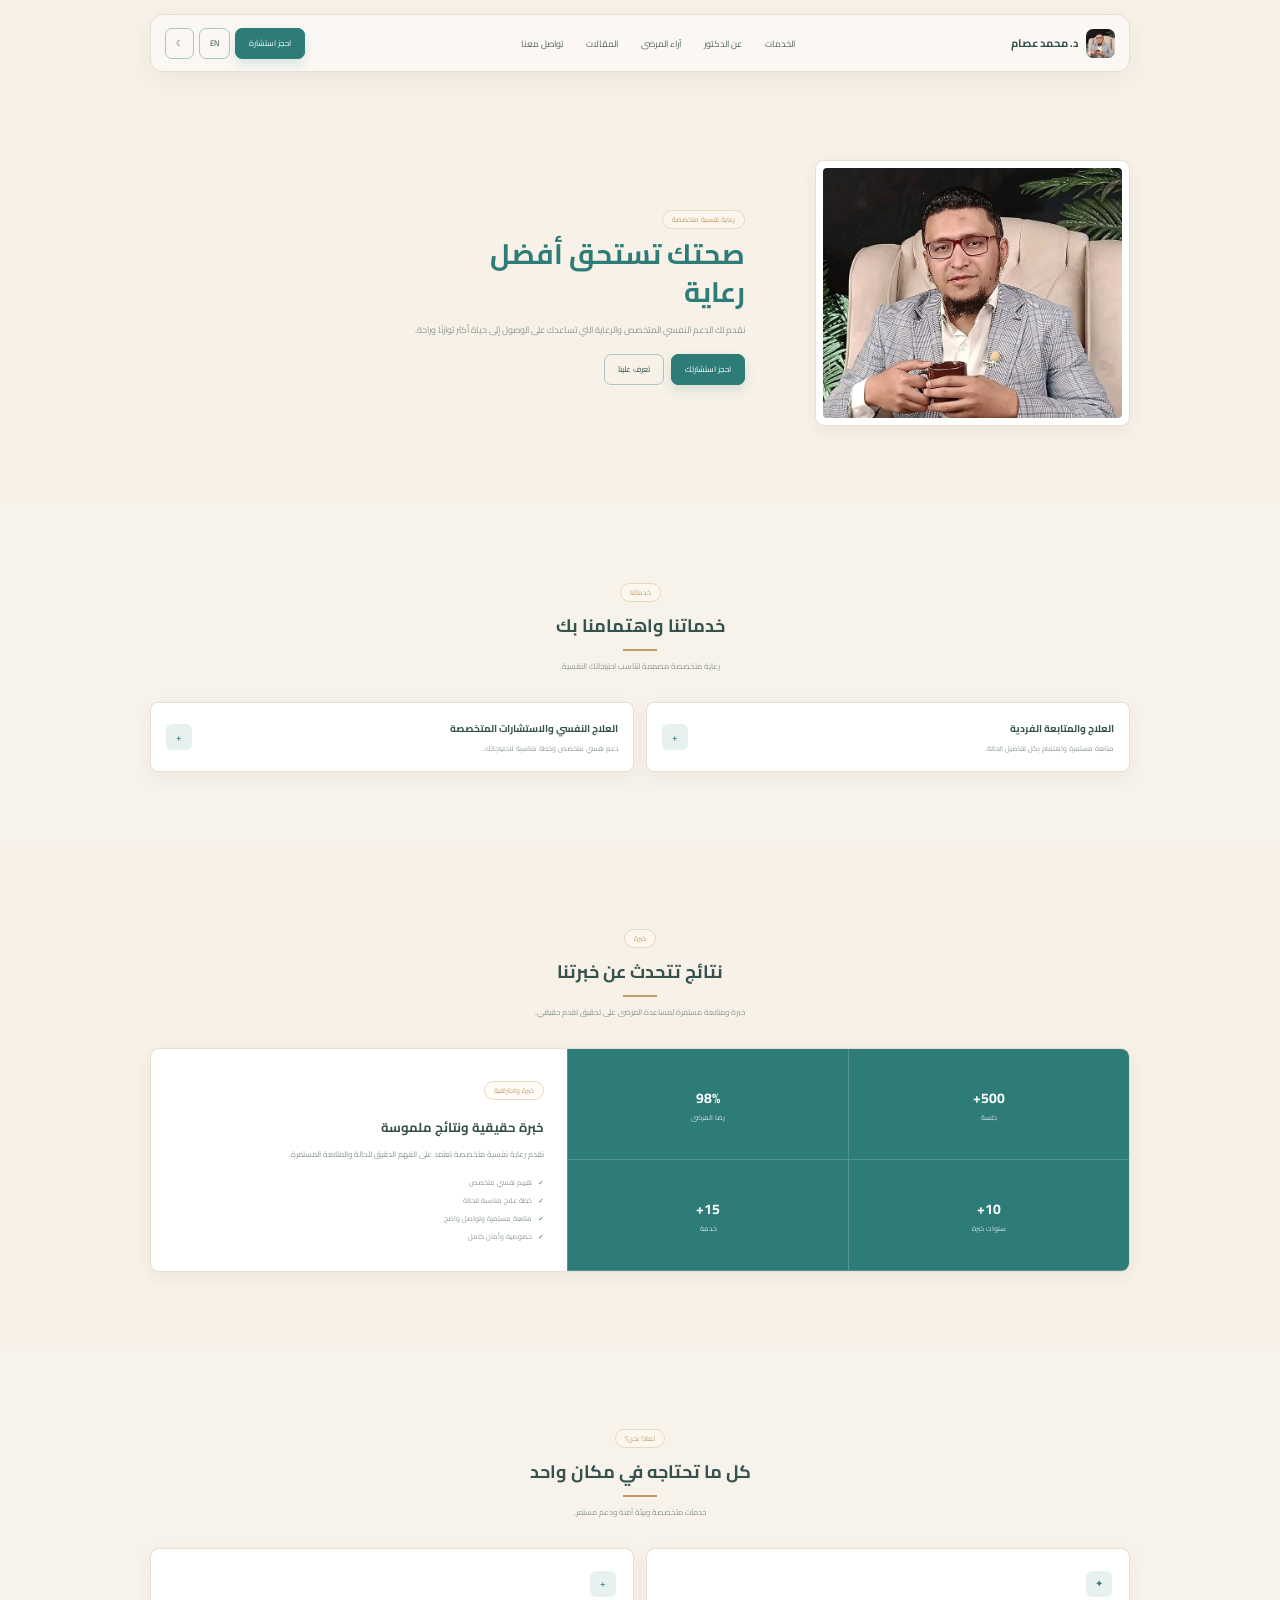
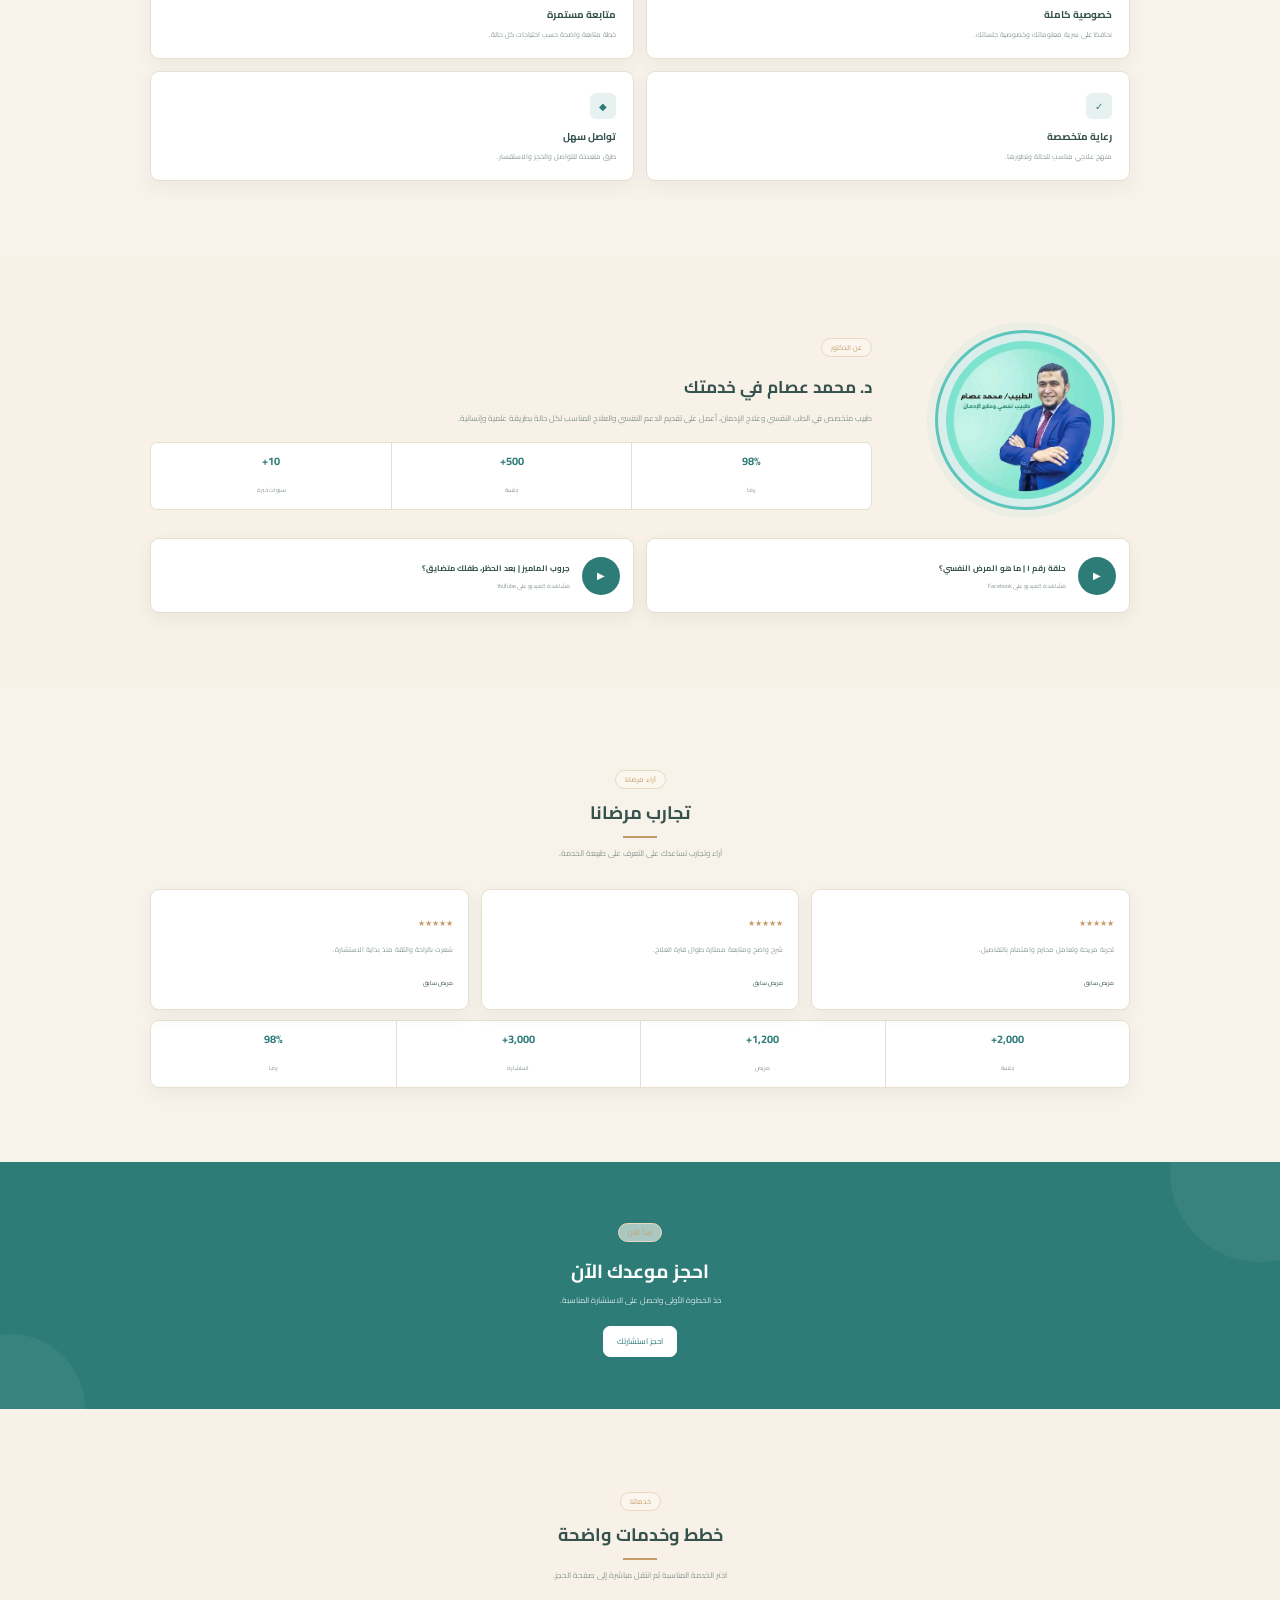
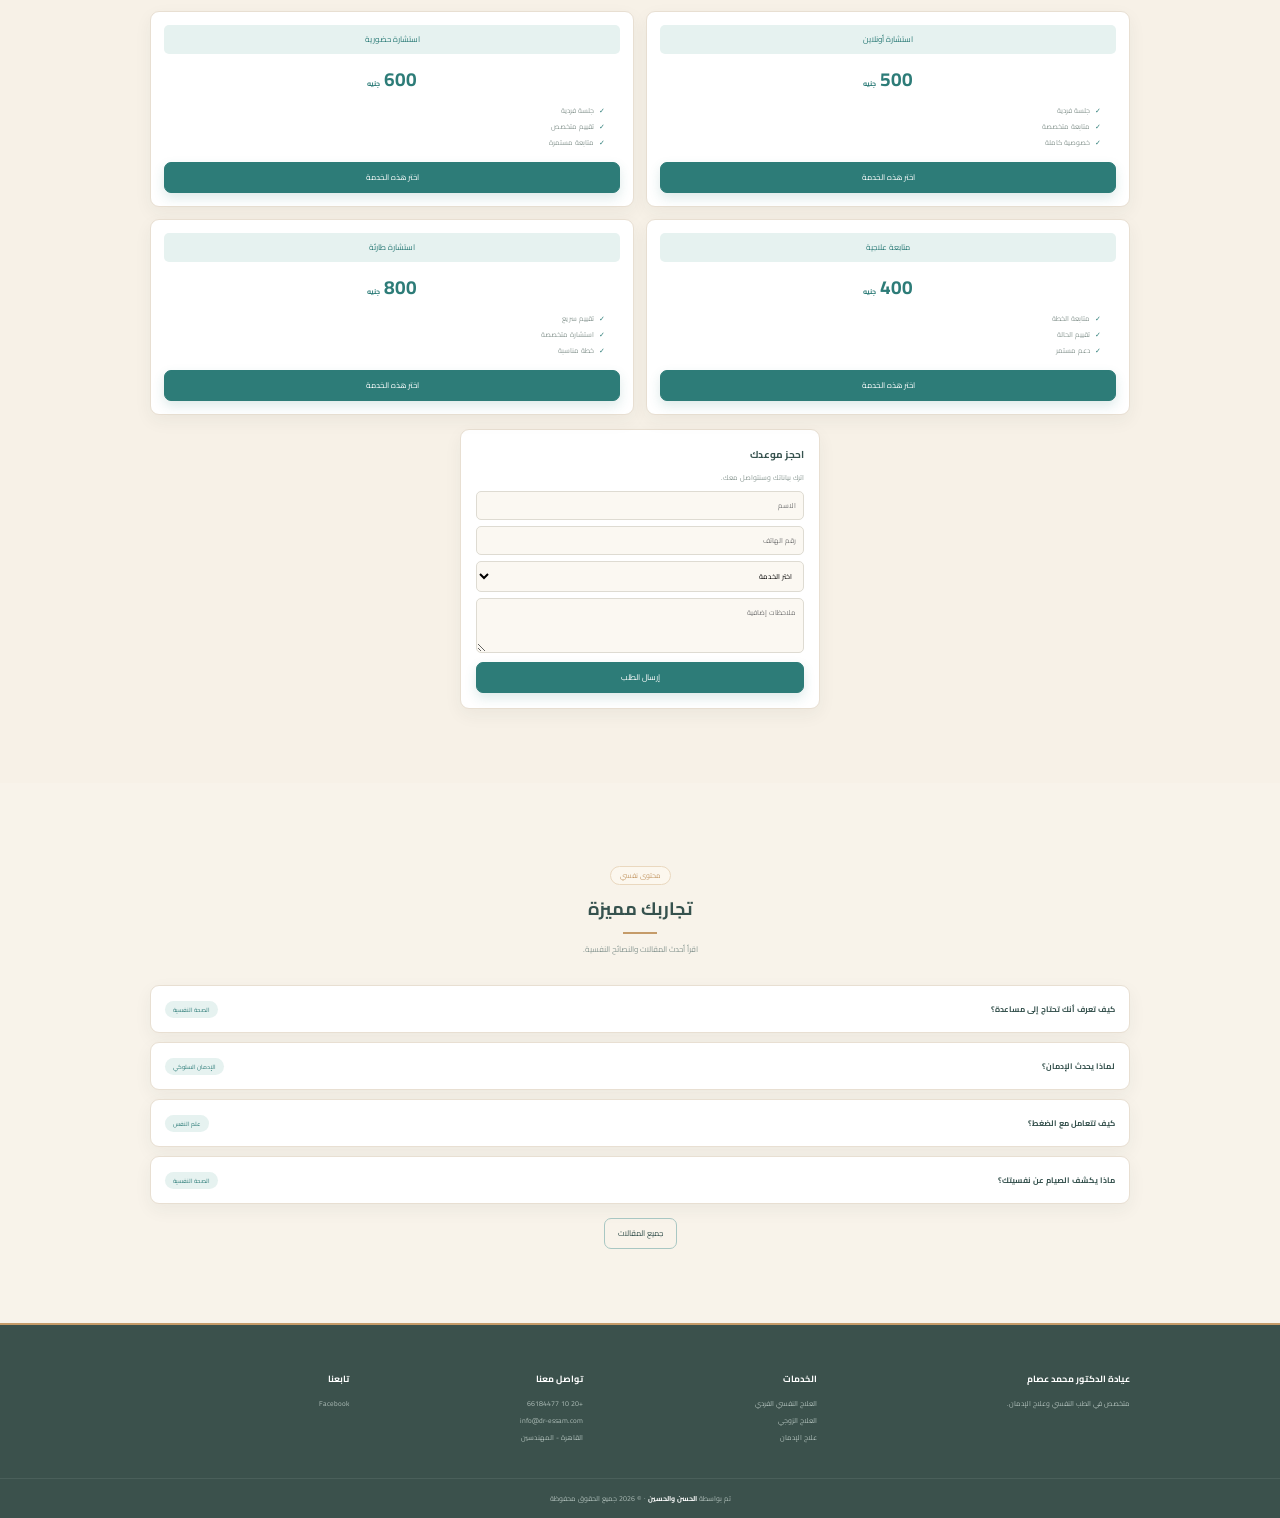
<file: index.html>
<!DOCTYPE html>
<html lang="ar" dir="rtl">
<head>
    <meta charset="UTF-8">
    <meta name="viewport" content="width=device-width, initial-scale=1.0">
    <title>د. محمد عصام | الطب النفسي وعلاج الإدمان</title>
    <link rel="preconnect" href="https://fonts.googleapis.com">
    <link rel="preconnect" href="https://fonts.gstatic.com" crossorigin>
    <link href="https://fonts.googleapis.com/css2?family=Cairo:wght@400;500;600;700;800&display=swap" rel="stylesheet">
    <link rel="stylesheet" href="css/common.css">
    <link rel="stylesheet" href="css/home.css">
</head>
<body>
<header class="site-header">
    <div class="container nav">
        <a class="brand" href="index.html">
            <img src="assets/hero.png" alt="د. محمد عصام">
            <span>د. محمد عصام</span>
        </a>

        <nav class="links">
            <a href="#services">الخدمات</a>
            <a href="#about">عن الدكتور</a>
            <a href="#reviews">آراء المرضى</a>
            <a href="articles.html">المقالات</a>
            <a href="#contact">تواصل معنا</a>
        </nav>

        <div class="actions">
            <a class="btn primary" href="booking.html">احجز استشارة</a>
            <button class="btn mini" id="languageBtn">EN</button>
            <button class="btn mini" id="themeBtn">☾</button>
        </div>
    </div>
</header>

<main>
    <section class="hero section">
        <div class="container hero-grid">
            <div class="hero-photo card">
                <img src="assets/hero.png" alt="د. محمد عصام">
            </div>
            <div class="hero-copy">
                <span class="eyebrow">رعاية نفسية متخصصة</span>
                <h1>صحتك تستحق أفضل<br><b>رعاية</b></h1>
                <p>نقدم لك الدعم النفسي المتخصص والرعاية التي تساعدك على الوصول إلى حياة أكثر توازنًا وراحة.</p>
                <div class="hero-actions">
                    <a href="booking.html" class="btn primary">احجز استشارتك</a>
                    <a href="#about" class="btn outline">تعرف علينا</a>
                </div>
            </div>
        </div>
    </section>

    <section class="section soft" id="services">
        <div class="container">
            <div class="section-head">
                <span class="eyebrow">خدماتنا</span>
                <h2>خدماتنا واهتمامنا بك</h2>
                <p>رعاية متخصصة مصممة لتناسب احتياجاتك النفسية.</p>
            </div>

            <div class="feature-grid">
                <article class="feature card">
                    <div>
                        <h3>العلاج النفسي والاستشارات المتخصصة</h3>
                        <p>دعم نفسي متخصص وخطة مناسبة لاحتياجاتك.</p>
                    </div>
                    <span class="icon">+</span>
                </article>
                <article class="feature card">
                    <div>
                        <h3>العلاج والمتابعة الفردية</h3>
                        <p>متابعة مستمرة واهتمام بكل تفاصيل الحالة.</p>
                    </div>
                    <span class="icon">+</span>
                </article>
            </div>
        </div>
    </section>

    <section class="section">
        <div class="container">
            <div class="section-head">
                <span class="eyebrow">خبرة</span>
                <h2>نتائج تتحدث عن خبرتنا</h2>
                <p>خبرة ومتابعة مستمرة لمساعدة المرضى على تحقيق تقدم حقيقي.</p>
            </div>

            <div class="results card">
                <div class="results-text">
                    <span class="small-tag">خبرة واحترافية</span>
                    <h3>خبرة حقيقية ونتائج ملموسة</h3>
                    <p>نقدم رعاية نفسية متخصصة تعتمد على الفهم الدقيق للحالة والمتابعة المستمرة.</p>
                    <ul class="result-list">
                        <li>تقييم نفسي متخصص</li>
                        <li>خطة علاج مناسبة للحالة</li>
                        <li>متابعة مستمرة وتواصل واضح</li>
                        <li>خصوصية وأمان كامل</li>
                    </ul>
                </div>
                <div class="numbers">
                    <div><strong>500+</strong><span>جلسة</span></div>
                    <div><strong>98%</strong><span>رضا المرضى</span></div>
                    <div><strong>10+</strong><span>سنوات خبرة</span></div>
                    <div><strong>15+</strong><span>خدمة</span></div>
                </div>
            </div>
        </div>
    </section>

    <section class="section soft">
        <div class="container">
            <div class="section-head">
                <span class="eyebrow">لماذا نحن؟</span>
                <h2>كل ما تحتاجه في مكان واحد</h2>
                <p>خدمات متخصصة وبيئة آمنة ودعم مستمر.</p>
            </div>

            <div class="why-grid">
                <article class="why card"><span class="icon">✦</span><h3>خصوصية كاملة</h3><p>نحافظ على سرية معلوماتك وخصوصية جلساتك.</p></article>
                <article class="why card"><span class="icon">+</span><h3>متابعة مستمرة</h3><p>خطة متابعة واضحة حسب احتياجات كل حالة.</p></article>
                <article class="why card"><span class="icon">✓</span><h3>رعاية متخصصة</h3><p>منهج علاجي مناسب للحالة وتطورها.</p></article>
                <article class="why card"><span class="icon">◆</span><h3>تواصل سهل</h3><p>طرق متعددة للتواصل والحجز والاستفسار.</p></article>
            </div>
        </div>
    </section>

    <section class="section" id="about">
        <div class="container about-grid">
            <div class="about-photo">
                <div class="circle">
                    <img src="assets/about.png" alt="د. محمد عصام">
                </div>
            </div>
            <div class="about-copy">
                <span class="eyebrow">عن الدكتور</span>
                <h2>د. محمد عصام في خدمتك</h2>
                <p>طبيب متخصص في الطب النفسي وعلاج الإدمان، أعمل على تقديم الدعم النفسي والعلاج المناسب لكل حالة بطريقة علمية وإنسانية.</p>
                <div class="about-stats">
                    <div><strong>98%</strong><span>رضا</span></div>
                    <div><strong>500+</strong><span>جلسة</span></div>
                    <div><strong>10+</strong><span>سنوات خبرة</span></div>
                </div>
            </div>
        </div>

        <div class="container media-grid">
            <a class="media card" href="https://www.facebook.com/100085509961416/videos/1955645068210908/" target="_blank" rel="noopener">
                <div class="media-play">▶</div>
                <div><b>حلقة رقم ١ | ما هو المرض النفسي؟</b><small>مشاهدة الفيديو على Facebook</small></div>
            </a>
            <a class="media card" href="https://www.youtube.com/watch?v=KLPY0XrG6e4&t=3s" target="_blank" rel="noopener">
                <div class="media-play">▶</div>
                <div><b>جروب الماميز | بعد الحظر، طفلك متضايق؟</b><small>مشاهدة الفيديو على YouTube</small></div>
            </a>
        </div>
    </section>

    <section class="section soft" id="reviews">
        <div class="container">
            <div class="section-head">
                <span class="eyebrow">آراء مرضانا</span>
                <h2>تجارب مرضانا</h2>
                <p>آراء وتجارب تساعدك على التعرف على طبيعة الخدمة.</p>
            </div>

            <div class="reviews">
                <article class="review card"><span>★★★★★</span><p>تجربة مريحة وتعامل محترم واهتمام بالتفاصيل.</p><small>مريض سابق</small></article>
                <article class="review card"><span>★★★★★</span><p>شرح واضح ومتابعة ممتازة طوال فترة العلاج.</p><small>مريض سابق</small></article>
                <article class="review card"><span>★★★★★</span><p>شعرت بالراحة والثقة منذ بداية الاستشارة.</p><small>مريض سابق</small></article>
            </div>
            <div class="review-stats card">
                <div><strong>2,000+</strong><span>جلسة</span></div>
                <div><strong>1,200+</strong><span>مريض</span></div>
                <div><strong>3,000+</strong><span>استشارة</span></div>
                <div><strong>98%</strong><span>رضا</span></div>
            </div>
        </div>
    </section>

    <section class="cta">
        <div class="container">
            <span class="eyebrow">ابدأ الآن</span>
            <h2>احجز موعدك الآن</h2>
            <p>خذ الخطوة الأولى واحصل على الاستشارة المناسبة.</p>
            <a href="booking.html" class="btn white">احجز استشارتك</a>
        </div>
    </section>

    <section class="section" id="pricing">
        <div class="container">
            <div class="section-head">
                <span class="eyebrow">خدماتنا</span>
                <h2>خطط وخدمات واضحة</h2>
                <p>اختر الخدمة المناسبة ثم انتقل مباشرة إلى صفحة الحجز.</p>
            </div>

            <div class="pricing-grid">
                <article class="price card">
                    <div class="price-title">استشارة أونلاين</div><strong>500 <small>جنيه</small></strong>
                    <ul><li>جلسة فردية</li><li>متابعة متخصصة</li><li>خصوصية كاملة</li></ul>
                    <a href="booking.html" class="btn primary full">اختر هذه الخدمة</a>
                </article>
                <article class="price card">
                    <div class="price-title">استشارة حضورية</div><strong>600 <small>جنيه</small></strong>
                    <ul><li>جلسة فردية</li><li>تقييم متخصص</li><li>متابعة مستمرة</li></ul>
                    <a href="booking.html" class="btn primary full">اختر هذه الخدمة</a>
                </article>
                <article class="price card">
                    <div class="price-title">متابعة علاجية</div><strong>400 <small>جنيه</small></strong>
                    <ul><li>متابعة الخطة</li><li>تقييم الحالة</li><li>دعم مستمر</li></ul>
                    <a href="booking.html" class="btn primary full">اختر هذه الخدمة</a>
                </article>
                <article class="price card">
                    <div class="price-title">استشارة طارئة</div><strong>800 <small>جنيه</small></strong>
                    <ul><li>تقييم سريع</li><li>استشارة متخصصة</li><li>خطة مناسبة</li></ul>
                    <a href="booking.html" class="btn primary full">اختر هذه الخدمة</a>
                </article>
            </div>

            <div class="quick-form card">
                <h3>احجز موعدك</h3>
                <p>اترك بياناتك وسنتواصل معك.</p>
                <input placeholder="الاسم">
                <input placeholder="رقم الهاتف">
                <select><option>اختر الخدمة</option><option>استشارة أونلاين</option><option>استشارة حضورية</option></select>
                <textarea placeholder="ملاحظات إضافية"></textarea>
                <button class="btn primary full" id="quickSubmit">إرسال الطلب</button>
            </div>
        </div>
    </section>

    <section class="section soft" id="articles">
        <div class="container">
            <div class="section-head">
                <span class="eyebrow">محتوى نفسي</span>
                <h2>تجاربك مميزة</h2>
                <p>اقرأ أحدث المقالات والنصائح النفسية.</p>
            </div>
            <div class="posts">
                <a href="articles.html" class="post card"><b>كيف تعرف أنك تحتاج إلى مساعدة؟</b><span>الصحة النفسية</span></a>
                <a href="articles.html" class="post card"><b>لماذا يحدث الإدمان؟</b><span>الإدمان السلوكي</span></a>
                <a href="articles.html" class="post card"><b>كيف تتعامل مع الضغط؟</b><span>علم النفس</span></a>
                <a href="articles.html" class="post card"><b>ماذا يكشف الصيام عن نفسيتك؟</b><span>الصحة النفسية</span></a>
            </div>
            <div class="center"><a href="articles.html" class="btn outline">جميع المقالات</a></div>
        </div>
    </section>
</main>

<footer id="contact">
    <div class="container footer-grid">
        <div><h3>عيادة الدكتور محمد عصام</h3><p>متخصص في الطب النفسي وعلاج الإدمان.</p></div>
        <div><h4>الخدمات</h4><a href="#services">العلاج النفسي الفردي</a><a href="#services">العلاج الزوجي</a><a href="#services">علاج الإدمان</a></div>
        <div><h4>تواصل معنا</h4><a href="tel:+201066184477">+20 10 66184477</a><a href="mailto:info@dr-essam.com">info@dr-essam.com</a><span>القاهرة - المهندسين</span></div>
        <div><h4>تابعنا</h4><a href="https://www.facebook.com/people/%D8%A7%D9%84%D8%B7%D8%A8%D9%8A%D8%A8%D9%85%D8%AD%D9%85%D8%AF-%D8%B9%D8%B5%D8%A7%D9%85/100085509961416/" target="_blank" rel="noopener">Facebook</a></div>
    </div>
    <div class="copyright">تم بواسطة <b>الحسن والحسين</b> · © 2026 جميع الحقوق محفوظة</div>
</footer>
<script src="js/home.js"></script>
</body>
</html>
</file>
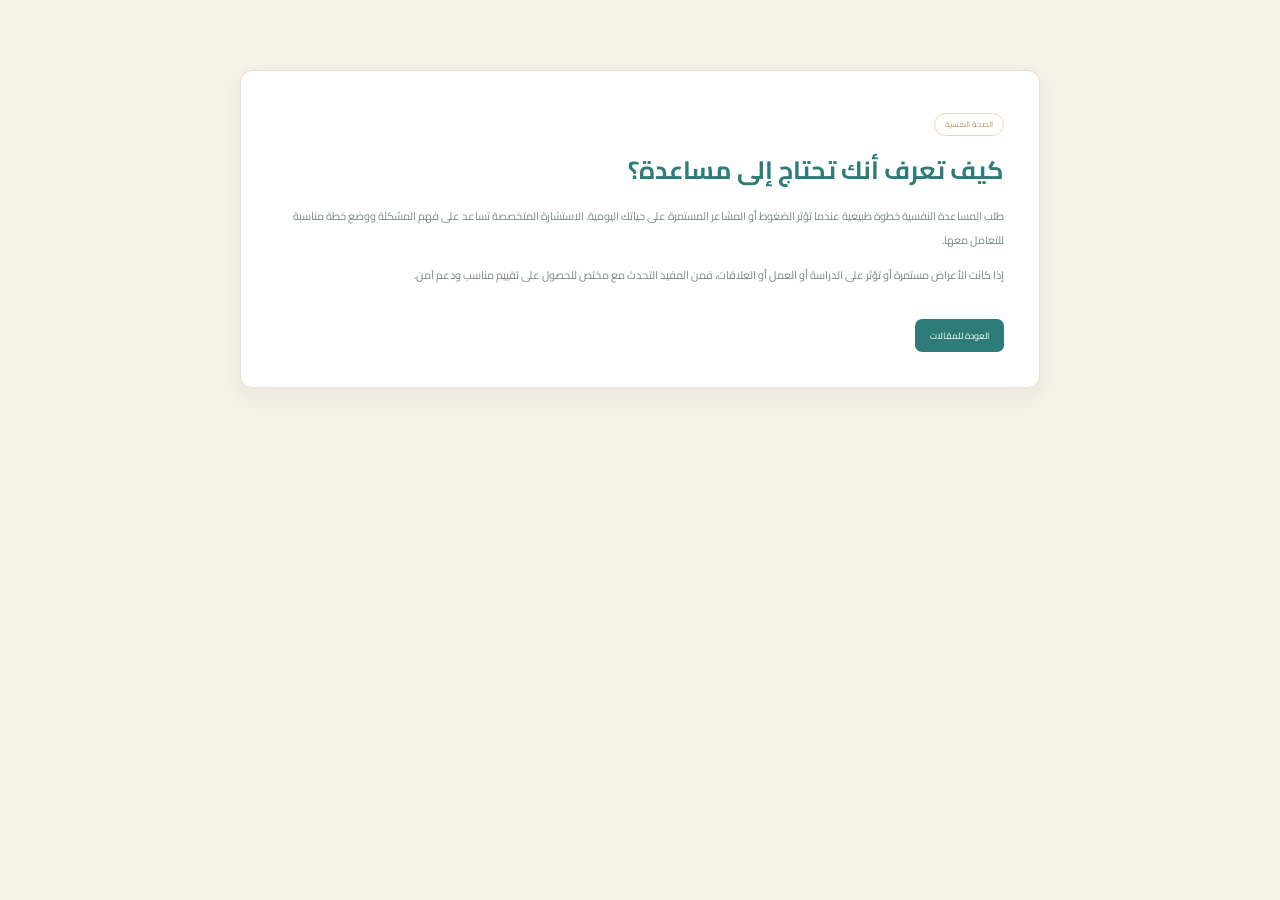
<file: article.html>
<!DOCTYPE html>
<html lang="ar" dir="rtl">
<head>
<meta charset="UTF-8">
<meta name="viewport" content="width=device-width, initial-scale=1.0">
<title>مقال | د. محمد عصام</title>
<link rel="preconnect" href="https://fonts.googleapis.com">
<link rel="preconnect" href="https://fonts.gstatic.com" crossorigin>
<link href="https://fonts.googleapis.com/css2?family=Cairo:wght@400;500;600;700&display=swap" rel="stylesheet">
<link rel="stylesheet" href="css/common.css">
<style>
body{background:#f7f1e7;color:#36524e}.page{width:min(800px,90%);margin:70px auto}.article{background:#fff;border:1px solid #e8dfd2;border-radius:12px;padding:35px;box-shadow:0 8px 25px rgba(40,60,55,.06)}h1{font-size:25px;color:#2d7c78;margin:10px 0}p{font-size:11px;line-height:2.2;color:#788984}.tag{display:inline-block;color:#c59b69;border:1px solid #ead8bf;border-radius:18px;padding:3px 10px;font-size:8px}.back{display:inline-block;margin-top:20px;background:#2d7c78;color:#fff;border-radius:7px;padding:8px 15px;font-size:9px}body.dark{background:#1d2b28;color:#e6eeeb}body.dark .article{background:#253632;border-color:#3b4f4a}body.dark p{color:#aebdb8}
</style>
</head>
<body>
<div class="page">
<article class="article">
<span class="tag">الصحة النفسية</span>
<h1>كيف تعرف أنك تحتاج إلى مساعدة؟</h1>
<p>طلب المساعدة النفسية خطوة طبيعية عندما تؤثر الضغوط أو المشاعر المستمرة على حياتك اليومية. الاستشارة المتخصصة تساعد على فهم المشكلة ووضع خطة مناسبة للتعامل معها.</p>
<p>إذا كانت الأعراض مستمرة أو تؤثر على الدراسة أو العمل أو العلاقات، فمن المفيد التحدث مع مختص للحصول على تقييم مناسب ودعم آمن.</p>
<a class="back" href="articles.html">العودة للمقالات</a>
</article>
</div>
</body>
</html>
</file>
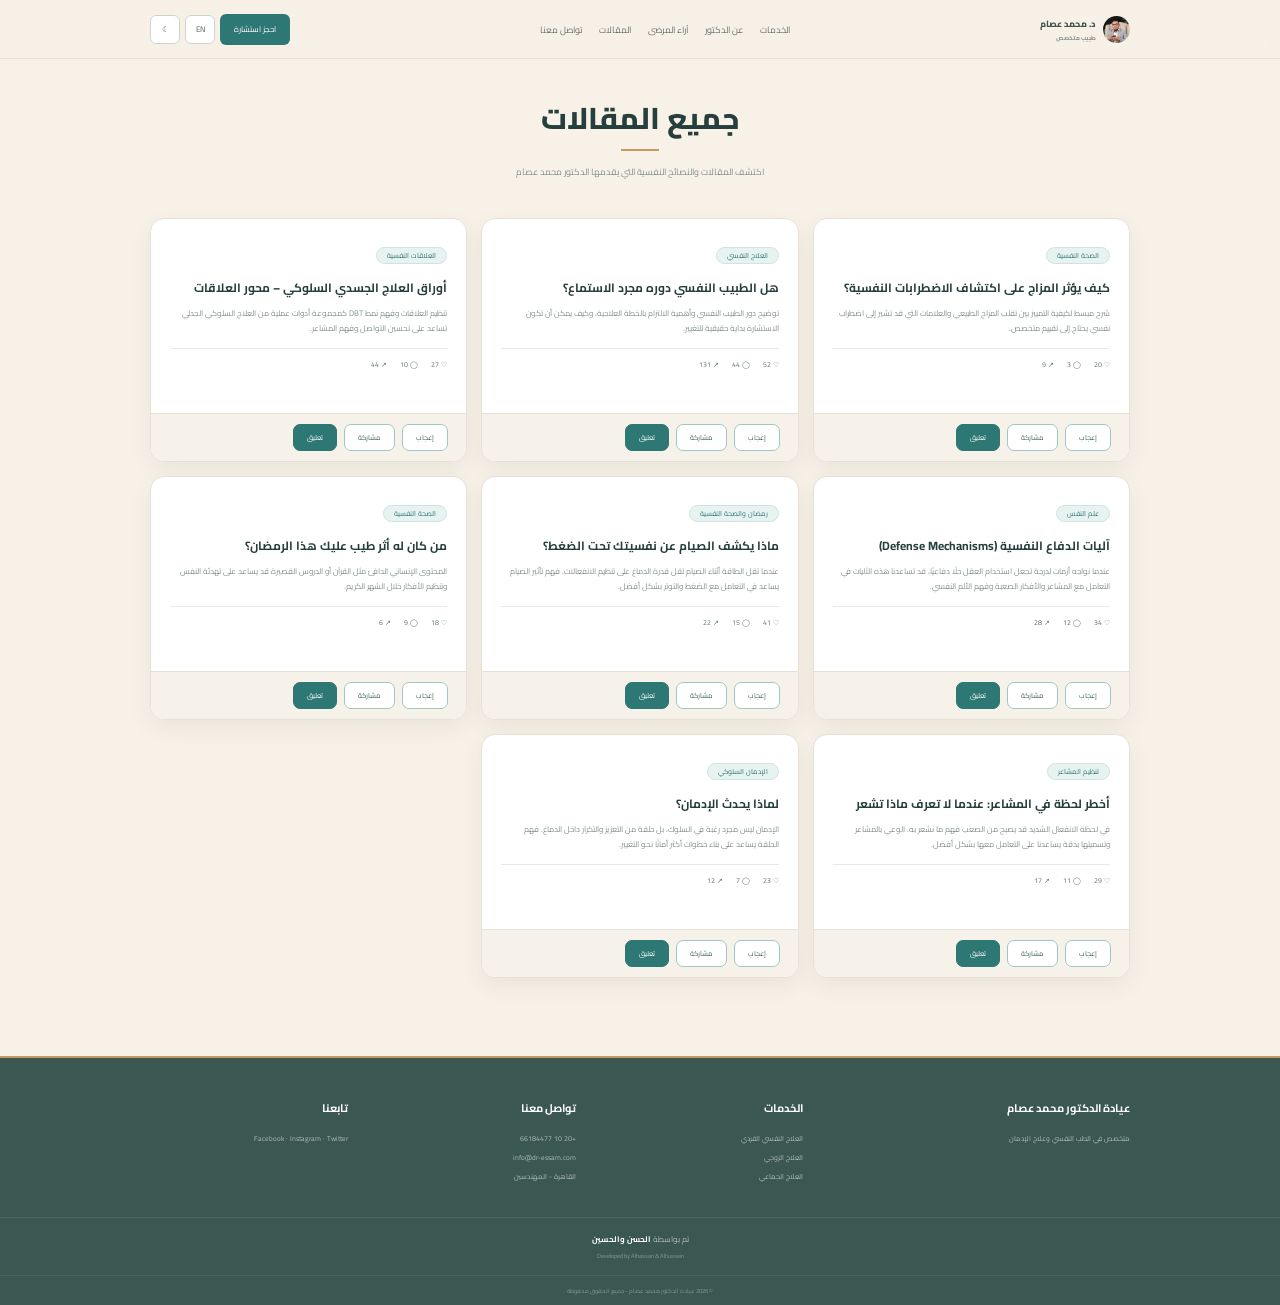
<file: articles.html>
<!doctype html>
<html lang="ar" dir="rtl">
<head>
<meta charset="UTF-8">
<meta name="viewport" content="width=device-width, initial-scale=1">
<title>المقالات | د. محمد عصام</title>
<link rel="preconnect" href="https://fonts.googleapis.com">
<link rel="preconnect" href="https://fonts.gstatic.com" crossorigin>
<link href="https://fonts.googleapis.com/css2?family=Cairo:wght@400;500;600;700;800&display=swap" rel="stylesheet">

    <link rel="stylesheet" href="css/common.css">
    <link rel="stylesheet" href="css/articles.css">
</head>
<body>

<header class="topbar">
  <div class="wrap top">
    <a class="brand" href="index.html">
      <img src="assets/hero.png" alt="د. محمد عصام">
      <span>د. محمد عصام<small>طبيب متخصص</small></span>
    </a>

    <nav class="links">
      <a href="index.html#services">الخدمات</a>
      <a href="index.html#about">عن الدكتور</a>
      <a href="index.html#reviews">آراء المرضى</a>
      <a href="articles.html">المقالات</a>
      <a href="index.html">تواصل معنا</a>
    </nav>

    <div class="header-tools">
      <a class="book" href="booking.html">احجز استشارة</a>
      <button class="toolbtn" id="langBtn" type="button">EN</button>
      <button class="toolbtn" id="themeBtn" type="button" aria-label="Dark mode">☾</button>
    </div>
  </div>
</header>

<main>
  <section class="page-head wrap">
    <h1 id="pageTitle">جميع المقالات</h1>
    <div class="underline"></div>
    <p id="pageSub">اكتشف المقالات والنصائح النفسية التي يقدمها الدكتور محمد عصام</p>
  </section>

  <section class="articles wrap">

    <article class="article">
      <div class="article-body">
        <span class="tag">الصحة النفسية</span>
        <h2>كيف يؤثر المزاج على اكتشاف الاضطرابات النفسية؟</h2>
        <p>شرح مبسط لكيفية التمييز بين تقلب المزاج الطبيعي والعلامات التي قد تشير إلى اضطراب نفسي يحتاج إلى تقييم متخصص.</p>
        <div class="meta"><span>♡ 20</span><span>◯ 3</span><span>↗ 9</span></div>
      </div>
      <div class="article-actions">
        <button class="action">إعجاب</button>
        <button class="action">مشاركة</button>
        <button class="action comment">تعليق</button>
      </div>
    </article>

    <article class="article">
      <div class="article-body">
        <span class="tag">العلاج النفسي</span>
        <h2>هل الطبيب النفسي دوره مجرد الاستماع؟</h2>
        <p>توضيح دور الطبيب النفسي وأهمية الالتزام بالخطة العلاجية، وكيف يمكن أن تكون الاستشارة بداية حقيقية للتغيير.</p>
        <div class="meta"><span>♡ 52</span><span>◯ 44</span><span>↗ 131</span></div>
      </div>
      <div class="article-actions">
        <button class="action">إعجاب</button>
        <button class="action">مشاركة</button>
        <button class="action comment">تعليق</button>
      </div>
    </article>

    <article class="article">
      <div class="article-body">
        <span class="tag">العلاقات النفسية</span>
        <h2>أوراق العلاج الجسدي السلوكي – محور العلاقات</h2>
        <p>تنظيم العلاقات وفهم نمط DBT كمجموعة أدوات عملية من العلاج السلوكي الجدلي تساعد على تحسين التواصل وفهم المشاعر.</p>
        <div class="meta"><span>♡ 27</span><span>◯ 10</span><span>↗ 44</span></div>
      </div>
      <div class="article-actions">
        <button class="action">إعجاب</button>
        <button class="action">مشاركة</button>
        <button class="action comment">تعليق</button>
      </div>
    </article>

    <article class="article">
      <div class="article-body">
        <span class="tag">علم النفس</span>
        <h2>آليات الدفاع النفسية (Defense Mechanisms)</h2>
        <p>عندما نواجه أزمات لدرجة تجعل استخدام العقل حلًا دفاعيًا، قد تساعدنا هذه الآليات في التعامل مع المشاعر والأفكار الصعبة وفهم الألم النفسي.</p>
        <div class="meta"><span>♡ 34</span><span>◯ 12</span><span>↗ 28</span></div>
      </div>
      <div class="article-actions">
        <button class="action">إعجاب</button>
        <button class="action">مشاركة</button>
        <button class="action comment">تعليق</button>
      </div>
    </article>

    <article class="article">
      <div class="article-body">
        <span class="tag">رمضان والصحة النفسية</span>
        <h2>ماذا يكشف الصيام عن نفسيتك تحت الضغط؟</h2>
        <p>عندما تقل الطاقة أثناء الصيام تقل قدرة الدماغ على تنظيم الانفعالات. فهم تأثير الصيام يساعد في التعامل مع الضغط والتوتر بشكل أفضل.</p>
        <div class="meta"><span>♡ 41</span><span>◯ 15</span><span>↗ 22</span></div>
      </div>
      <div class="article-actions">
        <button class="action">إعجاب</button>
        <button class="action">مشاركة</button>
        <button class="action comment">تعليق</button>
      </div>
    </article>

    <article class="article">
      <div class="article-body">
        <span class="tag">الصحة النفسية</span>
        <h2>من كان له أثر طيب عليك هذا الرمضان؟</h2>
        <p>المحتوى الإنساني الدافئ مثل القرآن أو الدروس القصيرة قد يساعد على تهدئة النفس وتنظيم الأفكار خلال الشهر الكريم.</p>
        <div class="meta"><span>♡ 18</span><span>◯ 9</span><span>↗ 6</span></div>
      </div>
      <div class="article-actions">
        <button class="action">إعجاب</button>
        <button class="action">مشاركة</button>
        <button class="action comment">تعليق</button>
      </div>
    </article>

    <article class="article">
      <div class="article-body">
        <span class="tag">تنظيم المشاعر</span>
        <h2>أخطر لحظة في المشاعر: عندما لا تعرف ماذا تشعر</h2>
        <p>في لحظة الانفعال الشديد قد يصبح من الصعب فهم ما نشعر به. الوعي بالمشاعر وتسميتها بدقة يساعدنا على التعامل معها بشكل أفضل.</p>
        <div class="meta"><span>♡ 29</span><span>◯ 11</span><span>↗ 17</span></div>
      </div>
      <div class="article-actions">
        <button class="action">إعجاب</button>
        <button class="action">مشاركة</button>
        <button class="action comment">تعليق</button>
      </div>
    </article>

    <article class="article">
      <div class="article-body">
        <span class="tag">الإدمان السلوكي</span>
        <h2>لماذا يحدث الإدمان؟</h2>
        <p>الإدمان ليس مجرد رغبة في السلوك، بل حلقة من التعزيز والتكرار داخل الدماغ. فهم الحلقة يساعد على بناء خطوات أكثر أمانًا نحو التغيير.</p>
        <div class="meta"><span>♡ 23</span><span>◯ 7</span><span>↗ 12</span></div>
      </div>
      <div class="article-actions">
        <button class="action">إعجاب</button>
        <button class="action">مشاركة</button>
        <button class="action comment">تعليق</button>
      </div>
    </article>

  </section>
</main>

<footer>
  <div class="wrap foot">
    <div>
      <h3>عيادة الدكتور محمد عصام</h3>
      <p>متخصص في الطب النفسي وعلاج الإدمان</p>
    </div>
    <div>
      <h4>الخدمات</h4>
      <a href="index.html#services">العلاج النفسي الفردي</a>
      <a href="index.html#services">العلاج الزوجي</a>
      <a href="index.html#services">العلاج الجماعي</a>
    </div>
    <div>
      <h4>تواصل معنا</h4>
      <a href="tel:+201066184477">+20 10 66184477</a>
      <a href="mailto:info@dr-essam.com">info@dr-essam.com</a>
      <p>القاهرة - المهندسين</p>
    </div>
    <div>
      <h4>تابعنا</h4>
      <p>Facebook · Instagram · Twitter</p>
    </div>
  </div>
  <div class="dev">تم بواسطة <strong>الحسن والحسين</strong><small>Developed by Alhassan &amp; Alhussein</small></div>
  <div class="copy">© 2026 عيادة الدكتور محمد عصام - جميع الحقوق محفوظة</div>
</footer>


    <script src="js/articles.js"></script>
</body>
</html>
</file>
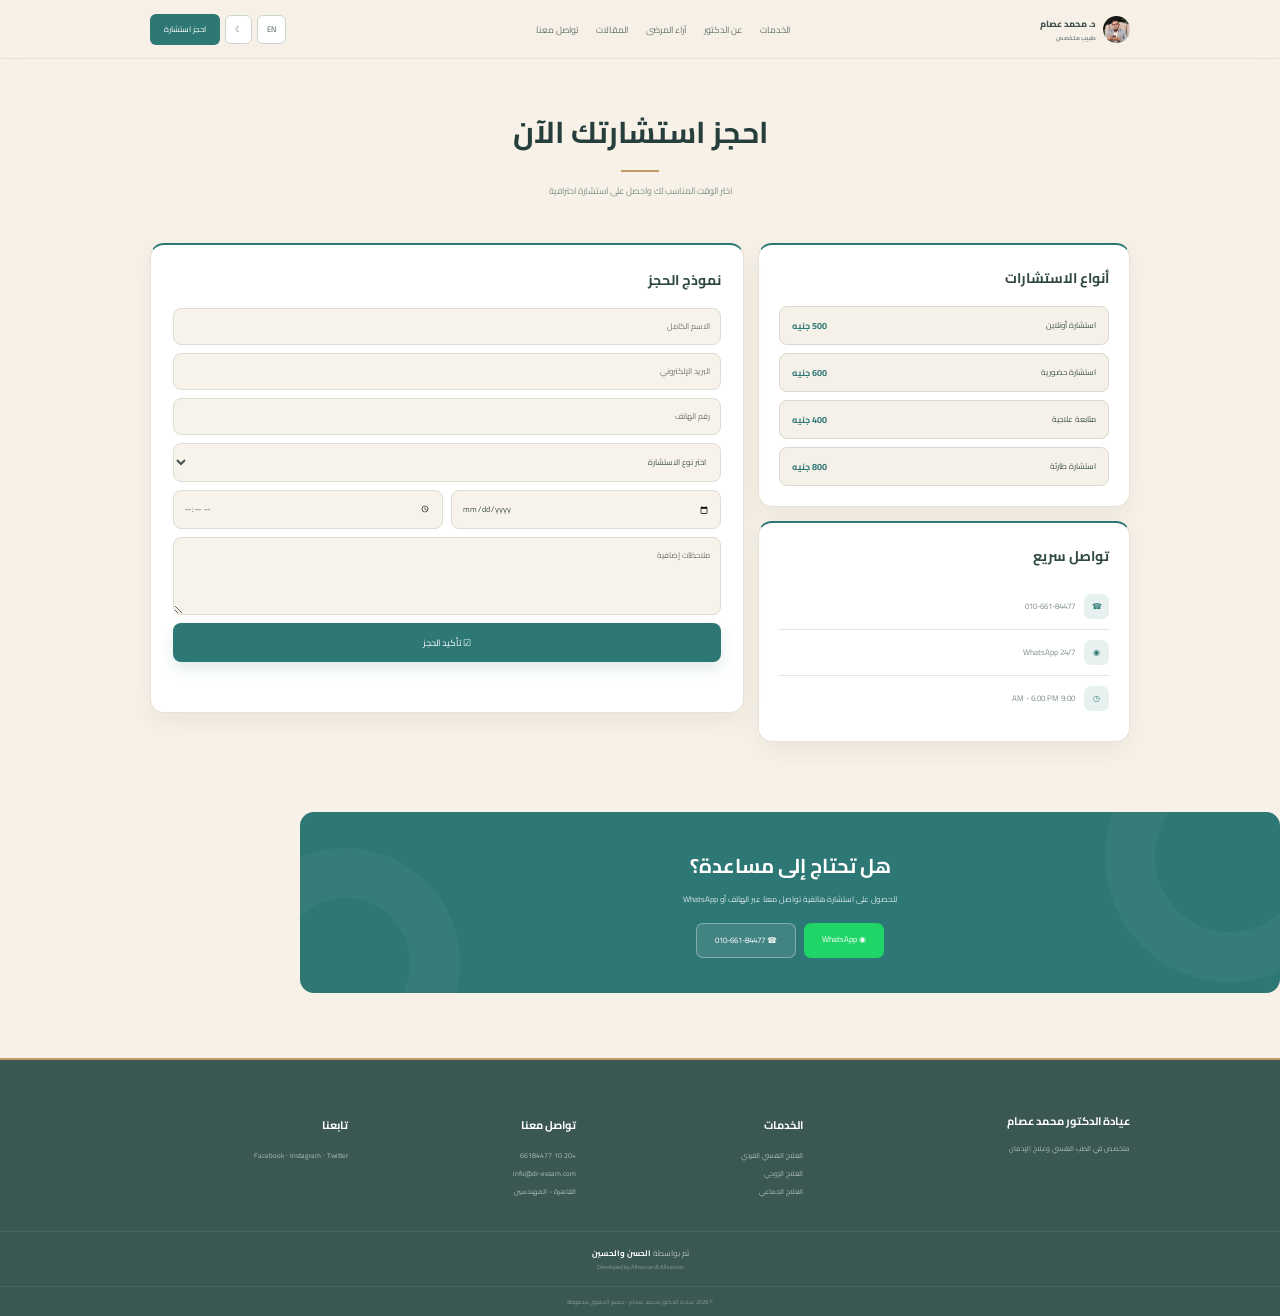
<file: booking.html>
<!doctype html>
<html lang="ar" dir="rtl">
<head>
<meta charset="UTF-8">
<meta name="viewport" content="width=device-width,initial-scale=1">
<title>احجز استشارتك الآن | د. محمد عصام</title>
<link rel="preconnect" href="https://fonts.googleapis.com">
<link rel="preconnect" href="https://fonts.gstatic.com" crossorigin>
<link href="https://fonts.googleapis.com/css2?family=Cairo:wght@400;500;600;700;800&display=swap" rel="stylesheet">

    <link rel="stylesheet" href="css/common.css">
    <link rel="stylesheet" href="css/booking.css">
</head>
<body>
<header class="topbar">
<div class="wrap top">
<a class="brand" href="index.html">
<img src="assets/hero.png" alt="د. محمد عصام">
<span>د. محمد عصام<small>طبيب متخصص</small></span>
</a>
<nav class="links">
<a href="index.html#services">الخدمات</a>
<a href="index.html#about">عن الدكتور</a>
<a href="index.html#reviews">آراء المرضى</a><a href="articles.html">المقالات</a>
<a href="index.html">تواصل معنا</a>
</nav>
<div class="header-tools">
<button class="toolbtn" id="langBtn">EN</button>
<button class="toolbtn" id="themeBtn">☾</button>
<a class="book" href="booking.html">احجز استشارة</a>
</div>
</div>
</header>

<main>
<section class="hero wrap">
<h1>احجز استشارتك الآن</h1>
<div class="underline"></div>
<p>اختر الوقت المناسب لك واحصل على استشارة احترافية</p>
</section>

<section class="wrap grid">
<aside>
<div class="card">
<h2>أنواع الاستشارات</h2>
<div class="options">
<div class="option"><span>استشارة أونلاين</span><b>500 جنيه</b></div>
<div class="option"><span>استشارة حضورية</span><b>600 جنيه</b></div>
<div class="option"><span>متابعة علاجية</span><b>400 جنيه</b></div>
<div class="option"><span>استشارة طارئة</span><b>800 جنيه</b></div>
</div>
</div>

<div class="card quick">
<h2>تواصل سريع</h2>
<div class="quick-row"><span class="icon">☎</span><span>010-661-84477</span></div>
<div class="quick-row"><span class="icon">◉</span><span>WhatsApp 24/7</span></div>
<div class="quick-row"><span class="icon">◷</span><span>9:00 AM - 6:00 PM</span></div>
</div>
</aside>

<section class="card form">
<h2>نموذج الحجز</h2>
<form id="bookingForm" class="fields">
<input id="name" required placeholder="الاسم الكامل">
<input id="email" type="email" required placeholder="البريد الإلكتروني">
<input id="phone" required placeholder="رقم الهاتف">
<select id="type" required>
<option value="">اختر نوع الاستشارة</option>
<option>استشارة أونلاين</option>
<option>استشارة حضورية</option>
<option>متابعة علاجية</option>
<option>استشارة طارئة</option>
</select>
<div class="row">
<input id="date" type="date" required>
<input id="time" type="time" required>
</div>
<textarea id="notes" placeholder="ملاحظات إضافية"></textarea>
<button class="submit" type="submit">☑ تأكيد الحجز</button>
<div class="msg" id="msg"></div>
</form>
</section>
</section>

<section class="wrap help">
<h2>هل تحتاج إلى مساعدة؟</h2>
<p>للحصول على استشارة هاتفية تواصل معنا عبر الهاتف أو WhatsApp</p>
<div class="help-btns">
<a class="cta-btn whatsapp" href="https://wa.me/201066184477" target="_blank" rel="noopener">◉ WhatsApp</a>
<a class="cta-btn phone" href="tel:+201066184477">☎ 010-661-84477</a>
</div>
</section>
</main>

<footer>
<div class="wrap foot">
<div><h3>عيادة الدكتور محمد عصام</h3><p>متخصص في الطب النفسي وعلاج الإدمان</p></div>
<div><h4>الخدمات</h4><a href="index.html#services">العلاج النفسي الفردي</a><a href="index.html#services">العلاج الزوجي</a><a href="index.html#services">العلاج الجماعي</a></div>
<div><h4>تواصل معنا</h4><a href="tel:+201066184477">+20 10 66184477</a><a href="mailto:info@dr-essam.com">info@dr-essam.com</a><p>القاهرة - المهندسين</p></div>
<div><h4>تابعنا</h4><p>Facebook · Instagram · Twitter</p></div>
</div>
<div class="dev">تم بواسطة <strong>الحسن والحسين</strong><small>Developed by Alhassan &amp; Alhussein</small></div>
<div class="copy">© 2026 عيادة الدكتور محمد عصام - جميع الحقوق محفوظة</div>
</footer>


    <script src="js/booking.js"></script>
</body>
</html>
</file>
<file: css/common.css>
/* =========================================
   COMMON.CSS
   Shared styles used by all pages
========================================= */

* {
    box-sizing: border-box;
}

html {
    scroll-behavior: smooth;
}

body {
    margin: 0;
    font-family: "Cairo", sans-serif;
    background: #f7f1e7;
    color: #40534f;
}

a {
    text-decoration: none;
    color: inherit;
}

button,
input,
textarea,
select {
    font-family: inherit;
}

img {
    max-width: 100%;
}

.wrap {
    width: min(980px, 90%);
    margin: auto;
}

/* Shared dark-mode background */
body.dark {
    background: #1d2b28;
    color: #e6eeeb;
}
</file>
<file: css/home.css>
/* =========================================
   HOME.CSS
   Main page layout
========================================= */

:root {
    --cream: #f7f1e7;
    --paper: #ffffff;
    --teal: #2d7c78;
    --teal-dark: #31504b;
    --gold: #c59b69;
    --text: #36524e;
    --muted: #8b9994;
    --line: #e8dfd2;
}

body {
    background: var(--cream);
    color: var(--text);
}

.container {
    width: min(980px, 90%);
    margin: auto;
}

.site-header {
    padding: 14px 0;
    position: relative;
    z-index: 10;
}

.nav {
    min-height: 58px;
    display: flex;
    align-items: center;
    justify-content: space-between;
    gap: 20px;
    background: rgba(255,255,255,.55);
    border: 1px solid var(--line);
    border-radius: 13px;
    padding: 8px 14px;
    box-shadow: 0 7px 25px rgba(43,62,58,.06);
}

.brand {
    display: flex;
    align-items: center;
    gap: 8px;
    font-size: 11px;
    font-weight: 700;
}

.brand img {
    width: 29px;
    height: 29px;
    object-fit: cover;
    border-radius: 7px;
}

.links {
    display: flex;
    gap: 23px;
    font-size: 9px;
    color: #536660;
}

.links a:hover { color: var(--teal); }

.actions {
    display: flex;
    gap: 5px;
}

.btn {
    display: inline-flex;
    justify-content: center;
    align-items: center;
    border: 1px solid #a8c7c3;
    border-radius: 7px;
    padding: 7px 13px;
    font-size: 8px;
    cursor: pointer;
    background: transparent;
    color: var(--text);
    transition: .2s ease;
}

.btn:hover { transform: translateY(-1px); }

.btn.primary {
    background: var(--teal);
    color: white;
    border-color: var(--teal);
    box-shadow: 0 5px 12px rgba(45,124,120,.16);
}

.btn.outline { background: transparent; }
.btn.mini { padding: 7px 10px; }
.btn.small { padding: 7px 14px; }
.btn.full { width: 100%; }
.btn.white { background: white; color: var(--teal); border-color: white; }

.section {
    padding: 74px 0;
}

.section.soft {
    background: rgba(255,255,255,.12);
}

.section-head {
    text-align: center;
    margin-bottom: 28px;
}

.eyebrow,
.small-tag {
    display: inline-block;
    color: var(--gold);
    border: 1px solid #ead8bf;
    background: rgba(255,250,242,.6);
    border-radius: 18px;
    padding: 2px 9px;
    font-size: 7px;
    margin-bottom: 7px;
}

.section-head h2 {
    font-size: 18px;
    margin: 0;
    color: var(--text);
}

.section-head h2::after {
    content: "";
    display: block;
    width: 34px;
    height: 2px;
    margin: 7px auto;
    background: var(--gold);
}

.section-head p {
    font-size: 8px;
    color: var(--muted);
}

.card {
    background: var(--paper);
    border: 1px solid var(--line);
    border-radius: 9px;
    box-shadow: 0 6px 18px rgba(45,62,58,.055);
}

/* Hero */
.hero {
    min-height: 280px;
    display: flex;
    align-items: center;
}

.hero-grid {
    display: grid;
    grid-template-columns: 315px 1fr;
    align-items: center;
    gap: 70px;
}

.hero-photo {
    padding: 7px;
    width: 315px;
    justify-self: start;
}

.hero-photo img {
    display: block;
    width: 100%;
    height: 250px;
    object-fit: cover;
    border-radius: 4px;
}

.hero-copy h1 {
    margin: 0 0 10px;
    font-size: 28px;
    line-height: 1.35;
    color: var(--teal);
}

.hero-copy h1 b {
    color: var(--teal);
}

.hero-copy p {
    max-width: 470px;
    color: var(--muted);
    font-size: 9px;
    margin-bottom: 16px;
}

.hero-actions {
    display: flex;
    gap: 7px;
}

/* Features */
.feature-grid {
    display: grid;
    grid-template-columns: 1fr 1fr;
    gap: 12px;
}

.feature {
    min-height: 70px;
    padding: 12px 15px;
    display: flex;
    align-items: center;
    justify-content: space-between;
    border-radius: 8px;
}

.feature:first-child { order: 2; }
.feature:last-child { order: 1; }

.feature h3,
.why h3 {
    font-size: 10px;
    margin: 0 0 4px;
}

.feature p,
.why p {
    font-size: 7px;
    color: var(--muted);
    margin: 0;
}

.icon {
    width: 26px;
    height: 26px;
    border-radius: 6px;
    display: inline-flex;
    align-items: center;
    justify-content: center;
    background: #e7f2f0;
    color: var(--teal);
    font-size: 10px;
}

/* Results */
.results {
    display: grid;
    grid-template-columns: 1.35fr 1fr;
    overflow: hidden;
    min-height: 185px;
}

.results-text {
    padding: 23px;
    order: 2;
}

.results-text h3 {
    font-size: 13px;
    margin: 8px 0 5px;
}

.results-text p {
    font-size: 8px;
    color: var(--muted);
    margin-bottom: 14px;
}

.numbers {
    display: grid;
    grid-template-columns: 1fr 1fr;
    background: var(--teal);
    color: white;
    order: 1;
}

.numbers div {
    min-height: 92px;
    display: flex;
    flex-direction: column;
    justify-content: center;
    align-items: center;
    border-left: 1px solid rgba(255,255,255,.18);
    border-bottom: 1px solid rgba(255,255,255,.18);
}

.numbers strong { font-size: 14px; }
.numbers span { font-size: 7px; opacity: .8; }

.result-list {
    margin: 8px 0 0;
    padding: 0;
    list-style: none;
}
.result-list li {
    font-size: 7px;
    color: var(--muted);
    margin: 5px 0;
}
.result-list li::before {
    content: "✓";
    color: var(--teal);
    margin-left: 6px;
}

/* Why */
.why-grid {
    display: grid;
    grid-template-columns: 1fr 1fr;
    gap: 12px;
}

.why {
    padding: 17px;
    min-height: 98px;
}

.why .icon {
    margin-bottom: 8px;
}

/* About */
.about-grid {
    display: grid;
    grid-template-columns: 210px 1fr;
    gap: 48px;
    align-items: center;
}

.about-photo {
    display: flex;
    justify-content: center;
}

.circle {
    width: 180px;
    height: 180px;
    padding: 8px;
    border-radius: 50%;
    background: #d9eeeb;
    border: 3px solid #5cc6bd;
    box-shadow: 0 0 0 8px rgba(92,198,189,.08);
}

.circle img {
    width: 100%;
    height: 100%;
    object-fit: cover;
    border-radius: 50%;
}

.about-copy h2 {
    font-size: 17px;
    margin: 7px 0;
}

.about-copy > p {
    font-size: 8px;
    color: var(--muted);
    line-height: 2;
}

.about-stats {
    display: grid;
    grid-template-columns: repeat(3,1fr);
    margin-top: 15px;
    background: white;
    border: 1px solid var(--line);
    border-radius: 7px;
    overflow: hidden;
}

.about-stats div {
    text-align: center;
    padding: 8px;
    border-left: 1px solid var(--line);
}

.about-stats div:last-child { border-left: 0; }
.about-stats strong { display: block; color: var(--teal); font-size: 11px; }
.about-stats span { font-size: 6px; color: var(--muted); }

/* Media */
.media-grid {
    margin-top: 28px;
    display: grid;
    grid-template-columns: 1fr 1fr;
    gap: 12px;
}

.media {
    min-height: 75px;
    display: flex;
    align-items: center;
    gap: 12px;
    padding: 13px;
}

.media-play {
    width: 38px;
    height: 38px;
    flex: 0 0 auto;
    border-radius: 50%;
    background: var(--teal);
    color: white;
    display: flex;
    align-items: center;
    justify-content: center;
    font-size: 10px;
}

.media b {
    display: block;
    font-size: 8px;
}

.media small {
    display: block;
    color: var(--muted);
    font-size: 6px;
    margin-top: 4px;
}

/* Reviews */
.reviews {
    display: grid;
    grid-template-columns: repeat(3,1fr);
    gap: 12px;
}

.review {
    padding: 15px;
    min-height: 108px;
}

.review > span {
    color: var(--gold);
    font-size: 8px;
}

.review p {
    font-size: 7px;
    color: var(--muted);
    margin: 8px 0;
}

.review small {
    font-size: 6px;
}

.review-stats {
    display: grid;
    grid-template-columns: repeat(4,1fr);
    margin-top: 10px;
    overflow: hidden;
}

.review-stats div {
    text-align: center;
    padding: 8px;
    border-left: 1px solid var(--line);
}

.review-stats div:last-child { border-left: 0; }
.review-stats strong { display: block; color: var(--teal); font-size: 11px; }
.review-stats span { font-size: 6px; color: var(--muted); }

/* CTA */
.cta {
    background: var(--teal);
    color: white;
    text-align: center;
    padding: 52px 0;
    position: relative;
    overflow: hidden;
}

.cta::before,
.cta::after {
    content: "";
    position: absolute;
    border-radius: 50%;
    background: rgba(255,255,255,.055);
}

.cta::before { width: 180px; height: 180px; right: -70px; top: -80px; }
.cta::after { width: 150px; height: 150px; left: -65px; bottom: -75px; }

.cta h2 { font-size: 19px; margin: 4px 0; position: relative; }
.cta p { font-size: 8px; opacity: .8; margin: 4px 0 15px; position: relative; }

/* Pricing */
.pricing-grid {
    display: grid;
    grid-template-columns: 1fr 1fr;
    gap: 12px;
}

.price {
    padding: 13px;
}

.price-title {
    background: #e6f2f0;
    color: var(--teal);
    text-align: center;
    padding: 7px;
    border-radius: 5px;
    font-size: 8px;
}

.price > strong {
    display: block;
    text-align: center;
    color: var(--teal);
    font-size: 19px;
    margin: 7px 0;
}

.price > strong small { font-size: 7px; }

.price ul {
    margin: 0 0 10px;
    padding: 0 15px 0 0;
}

.price li {
    list-style: none;
    color: var(--muted);
    font-size: 7px;
    margin: 3px 0;
}

.price li::before {
    content: "✓";
    color: var(--teal);
    margin-left: 5px;
}

.quick-form {
    width: min(360px, 100%);
    margin: 14px auto 0;
    padding: 15px;
}

.quick-form h3 {
    font-size: 10px;
    margin: 0;
}

.quick-form p {
    font-size: 7px;
    color: var(--muted);
}

.quick-form input,
.quick-form select,
.quick-form textarea {
    display: block;
    width: 100%;
    margin: 6px 0;
    border: 1px solid #dedbd2;
    background: #fbf8f2;
    border-radius: 5px;
    padding: 7px;
    font-size: 7px;
    outline: none;
}

.quick-form textarea { min-height: 55px; resize: vertical; }

/* Posts */
.posts {
    display: grid;
    gap: 9px;
}

.post {
    min-height: 48px;
    padding: 11px 14px;
    display: flex;
    align-items: center;
    justify-content: space-between;
}

.post b { font-size: 8px; }
.post span {
    background: #e6f2f0;
    color: var(--teal);
    border-radius: 15px;
    padding: 3px 8px;
    font-size: 6px;
}

.center {
    display: flex;
    justify-content: center;
    margin-top: 14px;
}

/* Footer */
footer {
    background: #3b514c;
    color: #aebdb8;
    border-top: 2px solid var(--gold);
}

.footer-grid {
    display: grid;
    grid-template-columns: 1.4fr 1fr 1fr 1fr;
    gap: 35px;
    padding: 45px 0 30px;
}

footer h3,
footer h4 {
    color: white;
    font-size: 9px;
    margin: 0 0 10px;
}

footer p,
footer a,
footer span {
    display: block;
    color: #aebdb8;
    font-size: 7px;
    margin: 4px 0;
}

.copyright {
    border-top: 1px solid rgba(255,255,255,.08);
    text-align: center;
    padding: 13px;
    font-size: 7px;
}

.copyright b { color: white; }

/* Dark */
body.dark .nav,
body.dark .card,
body.dark .about-stats,
body.dark .quick-form {
    background: #253632;
    border-color: #3b4f4a;
}

body.dark .links,
body.dark .hero-copy p,
body.dark .section-head p,
body.dark .feature p,
body.dark .why p,
body.dark .results-text p,
body.dark .about-copy > p,
body.dark .review p,
body.dark .media small,
body.dark .price li,
body.dark .quick-form p {
    color: #aebdb8;
}

body.dark .section-head h2,
body.dark .about-copy h2,
body.dark .results-text h3 {
    color: #edf5f2;
}

body.dark .quick-form input,
body.dark .quick-form select,
body.dark .quick-form textarea {
    background: #1d2b28;
    color: white;
    border-color: #455a54;
}

@media (max-width: 800px) {
    .links { display: none; }
    .hero-grid,
    .about-grid {
        grid-template-columns: 1fr;
        gap: 25px;
        text-align: center;
    }
    .hero-photo { width: min(310px, 85%); justify-self: center; }
    .hero-actions { justify-content: center; }
    .about-photo { order: 0; }
    .media-grid,
    .feature-grid,
    .why-grid,
    .pricing-grid,
    .results {
        grid-template-columns: 1fr;
    }
    .results-text, .numbers { order: initial; }
    .reviews { grid-template-columns: 1fr; }
    .footer-grid { grid-template-columns: 1fr 1fr; }
}

@media (max-width: 520px) {
    .actions .booking-btn { display: none; }
    .nav { justify-content: space-between; }
    .hero-copy h1 { font-size: 23px; }
    .section { padding: 55px 0; }
    .footer-grid { grid-template-columns: 1fr; }
}
</file>
<file: css/articles.css>
*{box-sizing:border-box}
html{scroll-behavior:smooth}
body{margin:0;font-family:Cairo,sans-serif;background:#f7f1e7;color:#40534f}
a{text-decoration:none;color:inherit}
.wrap{width:min(980px,90%);margin:auto}

/* Header */
.topbar{position:sticky;top:0;z-index:20;background:#f7f1e7ee;border-bottom:1px solid #e8e1d6;backdrop-filter:blur(10px)}
.top{height:58px;display:flex;align-items:center;justify-content:space-between;font-size:9px}
.brand{display:flex;align-items:center;gap:7px;font-weight:800}
.brand img{width:27px;height:27px;border-radius:50%;object-fit:cover}
.brand small{display:block;font-size:6px;color:#909995}
.links{display:flex;align-items:center;gap:17px;color:#65736f}
.links a:hover{color:#277b77}
.header-tools{display:flex;align-items:center;gap:5px}
.toolbtn{border:1px solid #cbd5d0;background:#fff;color:#52635e;border-radius:6px;padding:6px 9px;font:inherit;font-size:8px;cursor:pointer;min-width:30px}
.book{background:#2d7774;color:#fff;border-radius:6px;padding:8px 14px;font-size:8px}

/* Page heading */
.page-head{text-align:center;padding:40px 0 38px}
.page-head h1{font-size:30px;line-height:1.3;margin:0;color:#263f3d;font-weight:800}
.underline{width:38px;height:2px;background:#c39a62;margin:11px auto 12px}
.page-head p{font-size:9px;color:#82908b;margin:0}

/* Article cards */
.articles{display:grid;grid-template-columns:repeat(3,1fr);gap:14px;padding-bottom:78px}
.article{background:#fff;border:1px solid #e6e1d8;border-radius:14px;overflow:hidden;box-shadow:0 8px 22px #43564b12;display:flex;flex-direction:column;min-height:244px}
.article-body{padding:18px 19px 14px;flex:1}
.tag{display:inline-block;background:#e7f3f1;border:1px solid #cfe3df;color:#2d7774;border-radius:20px;padding:4px 10px;font-size:7px;line-height:1;margin-bottom:13px}
.article h2{font-size:12px;line-height:1.8;color:#263f3d;margin:0 0 7px;font-weight:700}
.article p{font-size:8px;line-height:1.9;color:#84918d;margin:0}
.meta{display:flex;gap:13px;align-items:center;border-top:1px solid #e7e9e6;margin-top:12px;padding-top:9px;color:#617570;font-size:7px}
.meta span{display:inline-flex;align-items:center;gap:3px}
.article-actions{background:#f6f1e9;border-top:1px solid #e6e0d6;padding:10px 18px;display:flex;gap:7px;direction:rtl}
.action{border:1px solid #9fc7c3;background:#fff;color:#42625d;border-radius:7px;padding:6px 13px;font:inherit;font-size:7px;cursor:pointer}
.action.comment{background:#2d7774;border-color:#2d7774;color:#fff}
.action:hover{transform:translateY(-1px)}
.action.active{background:#e6f2f0;border-color:#2d7774;color:#2d7774}

/* Footer */
footer{background:#3b5751;color:#aebdb7;border-top:2px solid #c39a62}
.foot{display:grid;grid-template-columns:1.5fr 1fr 1fr 1fr;gap:30px;padding:40px 0 28px}
.foot h3,.foot h4{color:#fff;font-size:11px;margin:0 0 14px}
.foot a,.foot p{display:block;font-size:7px;margin:6px 0;color:#aebdb7}
.dev{text-align:center;border-top:1px solid #ffffff12;padding:14px;font-size:8px}
.dev strong{color:#fff}
.dev small{display:block;font-size:6px;color:#819891;margin-top:3px}
.copy{text-align:center;border-top:1px solid #ffffff12;padding:9px;font-size:6px;color:#7f9690}

/* Dark mode */
.dark{background:#182523;color:#e9f0ed}
.dark .topbar{background:#182523ee;border-color:#2b3b37}
.dark .links{color:#c1cfca}
.dark .brand small{color:#91a49e}
.dark .toolbtn{background:#21322e;color:#e8efec;border-color:#354843}
.dark .page-head h1{color:#e9f0ed}
.dark .page-head p{color:#a9b9b4}
.dark .article{background:#21322e;border-color:#354843}
.dark .article h2{color:#e9f0ed}
.dark .article p{color:#a9b9b4}
.dark .meta{border-color:#354843;color:#a9b9b4}
.dark .article-actions{background:#1d2c29;border-color:#354843}
.dark .action{background:#21322e;color:#d5e2de;border-color:#496761}
.dark .action.comment{background:#2d7774;color:#fff;border-color:#2d7774}
.dark .tag{background:#24413d;color:#78bcb5;border-color:#3a615b}

@media(max-width:820px){
  .links{gap:9px}
  .articles{grid-template-columns:repeat(2,1fr)}
}
@media(max-width:600px){
  .links{display:none}
  .articles{grid-template-columns:1fr}
  .page-head{padding-top:30px}
  .page-head h1{font-size:25px}
  .foot{grid-template-columns:1fr 1fr}
}
@media(max-width:430px){
  .foot{grid-template-columns:1fr}
}
</file>
<file: css/booking.css>
*{box-sizing:border-box}
html{scroll-behavior:smooth}
body{margin:0;font-family:Cairo,sans-serif;background:#f7f1e7;color:#40534f}
a{text-decoration:none;color:inherit}
.wrap{width:min(980px,90%);margin:auto}
.topbar{background:#f7f1e7ee;border-bottom:1px solid #e8e1d6;backdrop-filter:blur(10px)}
.top{height:58px;display:flex;align-items:center;justify-content:space-between;font-size:9px}
.brand{display:flex;align-items:center;gap:7px;font-weight:800}
.brand img{width:27px;height:27px;border-radius:50%;object-fit:cover}
.brand small{display:block;font-size:6px;color:#909995}
.links{display:flex;gap:18px;color:#65736f}
.links a:hover{color:#277b77}
.header-tools{display:flex;align-items:center;gap:5px}
.toolbtn{border:1px solid #cbd5d0;background:#fff;color:#52635e;border-radius:6px;padding:6px 9px;font:inherit;font-size:8px;cursor:pointer}
.book{background:#2d7774;color:#fff;border-radius:6px;padding:8px 14px;font-size:8px}
.hero{text-align:center;padding:45px 0 35px}
.hero h1{font-size:30px;margin:0 0 7px;color:#263f3d}
.underline{width:38px;height:2px;background:#c39a62;margin:10px auto}
.hero p{font-size:9px;color:#83908b}
.grid{display:grid;grid-template-columns:1fr 1.6fr;gap:14px;align-items:start}
.card{background:#fff;border:1px solid #e7e1d7;border-top:2px solid #2d7774;border-radius:14px;padding:20px;box-shadow:0 8px 22px #43564b12}
.card h2{font-size:14px;margin:0 0 15px;color:#304844}
.options{display:grid;gap:8px}
.option{display:flex;justify-content:space-between;align-items:center;background:#f5f0e8;border:1px solid #ddd8cf;border-radius:8px;padding:10px 12px;font-size:8px}
.option b{color:#2d7774;font-size:9px}
.quick{margin-top:14px}
.quick-row{display:flex;align-items:center;gap:9px;padding:10px 0;border-bottom:1px solid #e8e5df;font-size:8px;color:#81908b}
.quick-row:last-child{border-bottom:0}
.icon{width:25px;height:25px;border-radius:7px;background:#e7f2f0;color:#2d7774;display:grid;place-items:center;flex:none}
.form{padding:22px}
.fields{display:grid;gap:8px}
input,select,textarea{width:100%;border:1px solid #dddcd5;background:#f7f2ea;border-radius:8px;padding:10px;font:inherit;font-size:8px;color:#40534f;outline:none}
input:focus,select:focus,textarea:focus{border-color:#2d7774}
.row{display:grid;grid-template-columns:1fr 1fr;gap:8px}
textarea{resize:vertical;min-height:78px}
.submit{width:100%;border:0;background:#2d7774;color:#fff;border-radius:8px;padding:11px;font:inherit;font-size:9px;cursor:pointer;box-shadow:0 7px 14px #2d777425}
.msg{text-align:center;color:#2d7774;font-size:8px;min-height:14px;margin-top:6px}
.help{margin:70px 0 65px;background:#2d7774;color:#fff;border-radius:14px;padding:35px;text-align:center;position:relative;overflow:hidden}
.help:before,.help:after{content:"";position:absolute;border-radius:50%;border:50px solid #ffffff0b}
.help:before{width:150px;height:150px;right:-75px;top:-80px}
.help:after{width:130px;height:130px;left:-70px;bottom:-85px}
.help>*{position:relative;z-index:1}
.help h2{font-size:20px;margin:0 0 5px}.help p{font-size:8px;opacity:.8}
.help-btns{display:flex;justify-content:center;gap:8px;margin-top:16px}
.whatsapp{background:#20d568;color:#fff}.phone{background:#ffffff1a;border:1px solid #ffffff55;color:#fff}
.cta-btn{display:inline-block;border-radius:7px;padding:9px 18px;font-size:8px}
footer{background:#3b5751;color:#aebdb7;padding-top:40px;border-top:2px solid #c39a62}
.foot{display:grid;grid-template-columns:1.5fr 1fr 1fr 1fr;gap:30px;padding-bottom:28px}
.foot h3,.foot h4{color:#fff;font-size:11px}.foot a,.foot p{display:block;font-size:7px;margin:5px 0;color:#aebdb7}
.dev{text-align:center;border-top:1px solid #ffffff12;padding:14px;font-size:8px}
.dev strong{color:#fff}.dev small{display:block;font-size:6px;color:#819891}
.copy{text-align:center;border-top:1px solid #ffffff12;padding:9px;font-size:6px;color:#7f9690}
.dark{background:#182523;color:#e9f0ed}
.dark .topbar{background:#182523ee;border-color:#2b3b37}
.dark .links{color:#c1cfca}
.dark .brand small{color:#91a49e}
.dark .card,.dark .toolbtn{background:#21322e;color:#e8efec;border-color:#354843}
.dark .hero h1,.dark .card h2{color:#e9f0ed}
.dark .hero p,.dark .quick-row{color:#a9b9b4}
.dark .option,.dark input,.dark select,.dark textarea{background:#1a2926;color:#e8efec;border-color:#3b504a}
.dark .option b{color:#69b4ae}
.dark .quick-row{border-color:#354843}
@media(max-width:760px){
 .links{display:none}.top{gap:5px}.book{padding:7px 9px}
 .grid{grid-template-columns:1fr}.grid .form{order:-1}
 .foot{grid-template-columns:1fr 1fr}
}
@media(max-width:480px){
 .hero h1{font-size:25px}.row{grid-template-columns:1fr}
 .help{padding:28px 16px}.help-btns{flex-direction:column}
 .foot{grid-template-columns:1fr}
}
</file>
